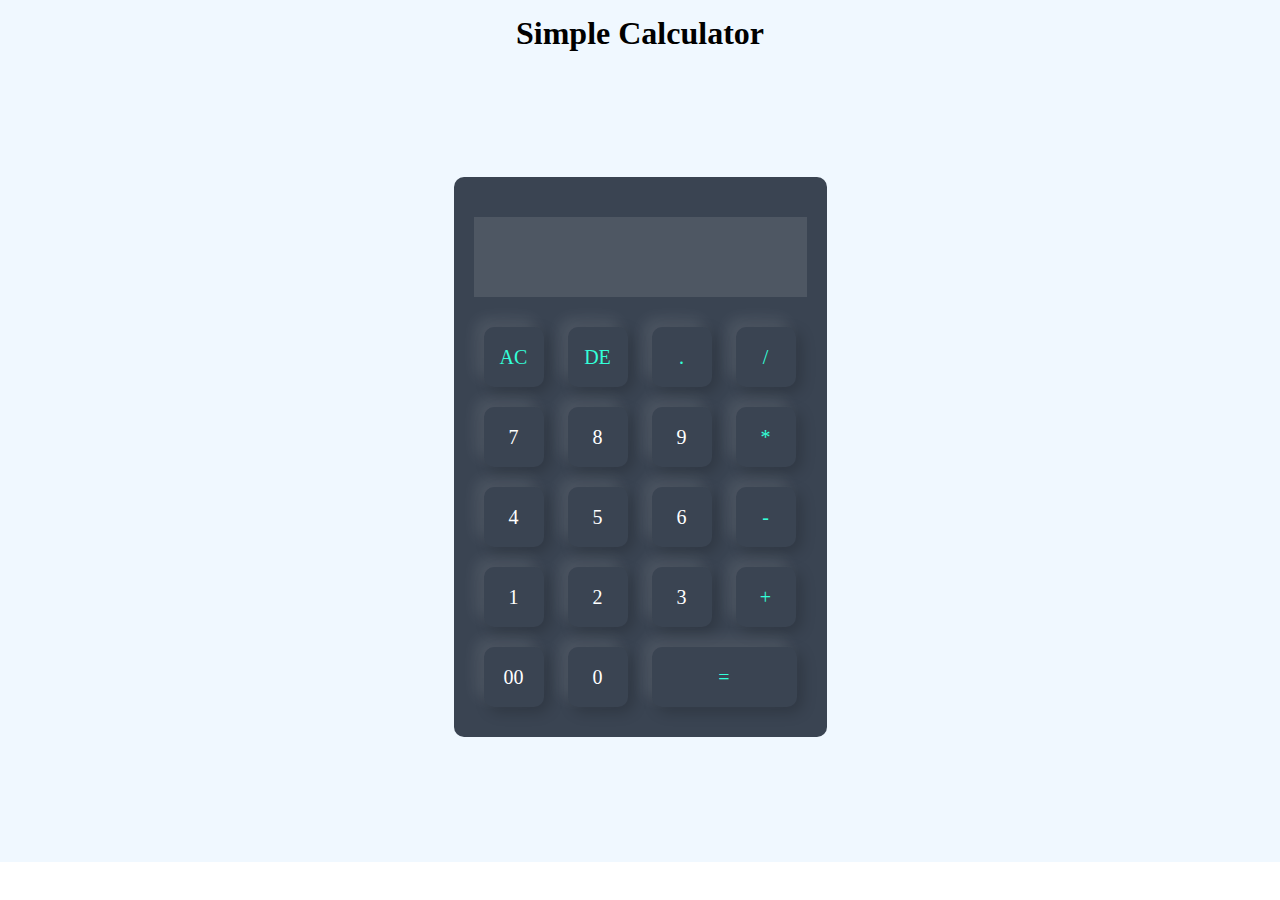
<file: Day-1-Calculator-JavaScript/index.html>
<!DOCTYPE html>
<html lang="en">
<head>
    <meta charset="UTF-8">
    <meta name="viewport" content="width=device-width, initial-scale=1.0">
    <title>Calculator</title>
    <link href="style.css" rel="stylesheet" >
</head>
<body>
    <h1>Simple Calculator</h1>
    <div class="container">
        <div class="calculator">
            <form>
                <div class="display">
                    <input type="text" name="display" readonly >                    
                </div>
                <div>
                    <input type="button" value="AC" onclick="display.value = '' " class="operator">
                    <input type="button" value="DE" onclick="display.value = display.value.toString().slice(0, -1)" class="operator">
                    <input type="button" value="." onclick="display.value += '.' " class="operator">
                    <input type="button" value="/" onclick="display.value += '/' " class="operator">
                </div>
                <div>
                    <input type="button" value="7" onclick="display.value += '7' ">
                    <input type="button" value="8" onclick="display.value += '8' ">
                    <input type="button" value="9" onclick="display.value += '9' ">
                    <input type="button" value="*" onclick="display.value += '*' " class="operator">
                </div>
                <div>
                    <input type="button" value="4" onclick="display.value += '4' ">
                    <input type="button" value="5" onclick="display.value += '5' ">
                    <input type="button" value="6" onclick="display.value += '6' ">
                    <input type="button" value="-" onclick="display.value += '-' " class="operator">
                </div>
                <div>
                    <input type="button" value="1" onclick="display.value += '1' ">
                    <input type="button" value="2" onclick="display.value += '2' ">
                    <input type="button" value="3" onclick="display.value += '3' ">
                    <input type="button" value="+" onclick="display.value += '+' " class="operator">
                </div>
                <div>
                    <input type="button" value="00" onclick="display.value += '00' ">
                    <input type="button" value="0" onclick="display.value += '0' ">
                    <input type="button" value="=" class="equal operator" onclick="display.value = eval(display.value) ">
                </div>
            </form>
        </div>
    </div>
</body>
</html>
</file>
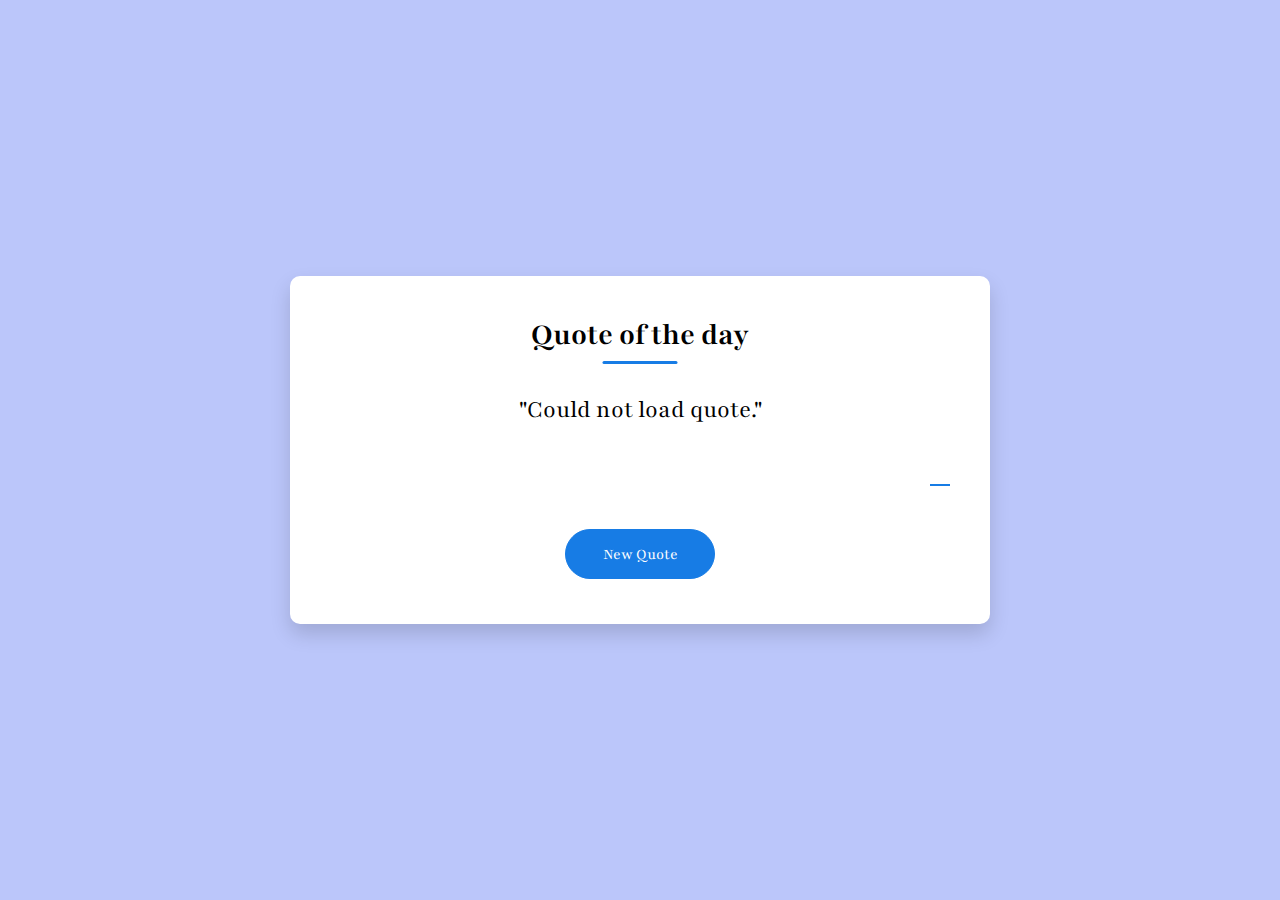
<file: Day-10-QuoteGenerator/index.html>
<!DOCTYPE html>
<html lang="en">
<head>
    <meta charset="UTF-8">
    <meta name="viewport" content="width=device-width, initial-scale=1.0">
    <title>Quote Generator</title>
    <link rel="stylesheet" href="style.css" />
</head>
<body>
    
    <div class="quote-box">
        <h2>Quote of the day</h2>
        <blockquote id="quote"></blockquote>
        <span id="author"></span>
        <div>
            <button id="new-quote">New Quote</button>
        </div>
    </div>
    <script src="script.js"></script>
</body>
</html>
</file>
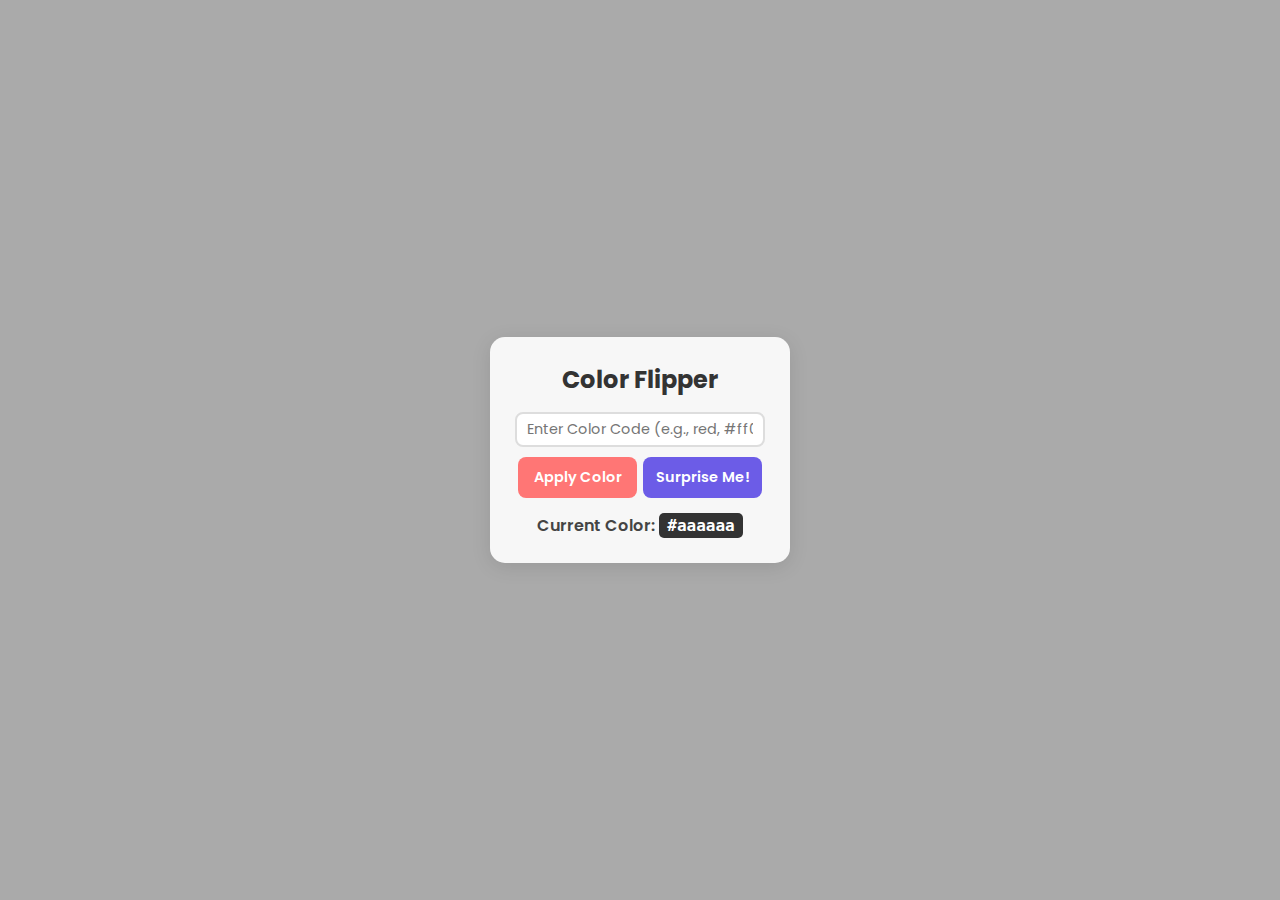
<file: Day-11-ColorFlipper/index.html>
<!DOCTYPE html>
<html lang="en">
<head>
    <meta charset="UTF-8">
    <meta name="viewport" content="width=device-width, initial-scale=1.0">
    <title>Color Flipper</title>
    <link href="https://fonts.googleapis.com/css2?family=Poppins:wght@400;600&display=swap" rel="stylesheet">
    <link rel="stylesheet" href="style.css">
</head>
<body>
    <div class="card">
        <h1>Color Flipper</h1>
        <input type="text" id="color-input" placeholder="Enter Color Code (e.g., red, #ff0000, hsla...)" />
        <div class="btn-container">
            <button class="btn" id="generate-color">Apply Color</button>
            <button class="btn btn-random" id="random-color">Surprise Me!</button>
        </div>
        <p id="color-display">Current Color: <span class="color-badge">#aaaaaa</span></p>
    </div>
    <script src="script.js"></script>
</body>
</html>
</file>
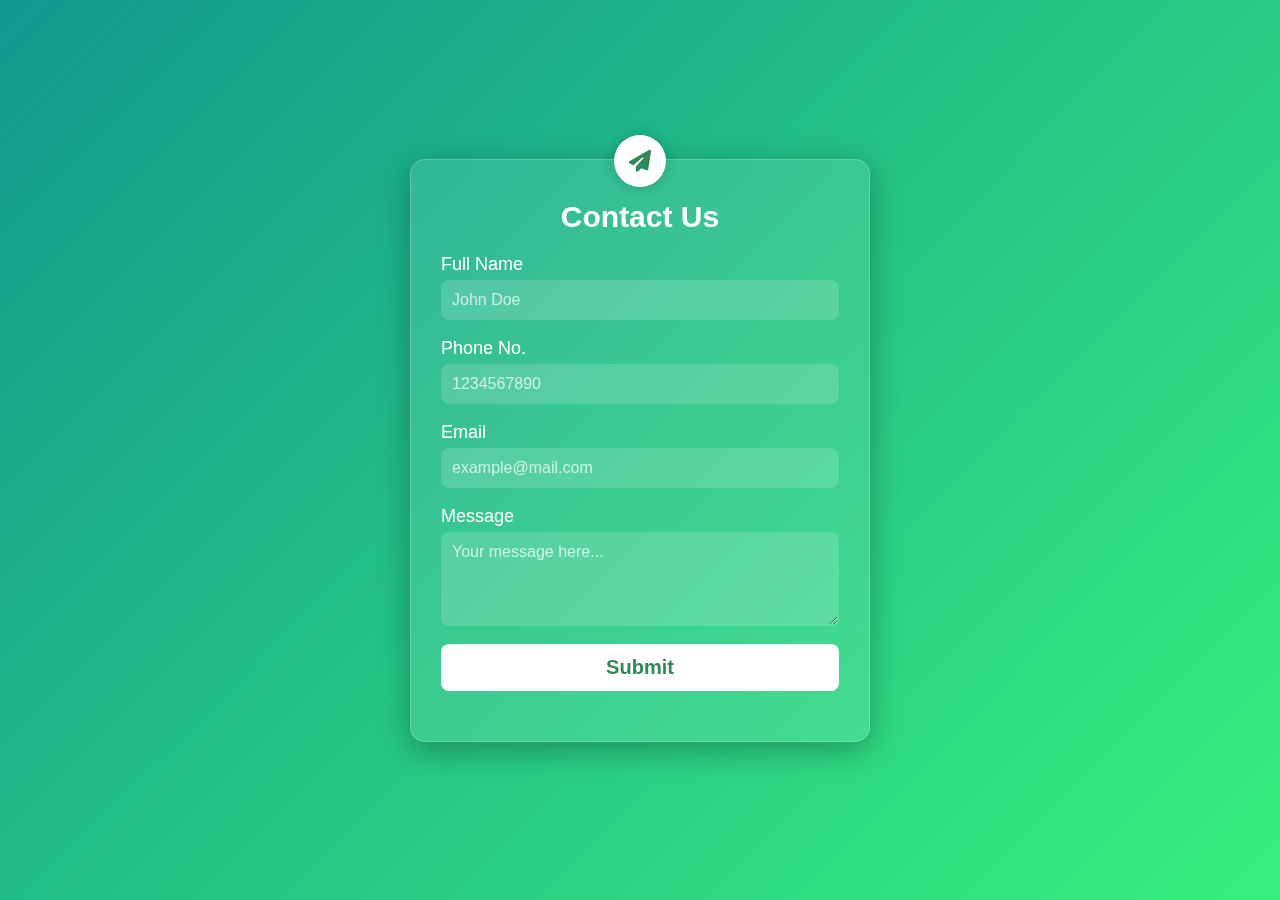
<file: Day-12-FormValidation/index.html>
<!DOCTYPE html>
<html lang="en">
<head>
    <meta charset="UTF-8">
    <meta name="viewport" content="width=device-width, initial-scale=1.0">
    <title>Glassmorphism Form Validation</title>
    <link rel="stylesheet" href="style.css">
    <link rel="stylesheet" href="https://cdnjs.cloudflare.com/ajax/libs/font-awesome/6.5.0/css/all.min.css">
</head>
<body>
<div class="container">
    <form novalidate onsubmit="return validateForm(event)">
        <i class="fas fa-paper-plane"></i>
        <h2>Contact Us</h2>

        <div class="input-group">
            <label>Full Name</label>
            <input type="text" placeholder="John Doe" id="contact-name" onkeyup="validateName()">
            <span id="name-error"></span>
        </div>

        <div class="input-group">
            <label>Phone No.</label>
            <input type="tel" placeholder="1234567890" id="contact-phone" onkeyup="validatePhone()">
            <span id="phone-error"></span>
        </div>

        <div class="input-group">
            <label>Email</label>
            <input type="email" placeholder="example@mail.com" id="contact-email" onkeyup="validateEmail()">
            <span id="email-error"></span>
        </div>

        <div class="input-group">
            <label>Message</label>
            <textarea rows="4" placeholder="Your message here..." id="contact-message" onkeyup="validateMessage()"></textarea>
            <span id="message-error"></span>
        </div>

        <button type="submit">Submit</button>
        <span id="submit-error"></span>
    </form>
</div>

<script src="script.js"></script>
</body>
</html>
</file>
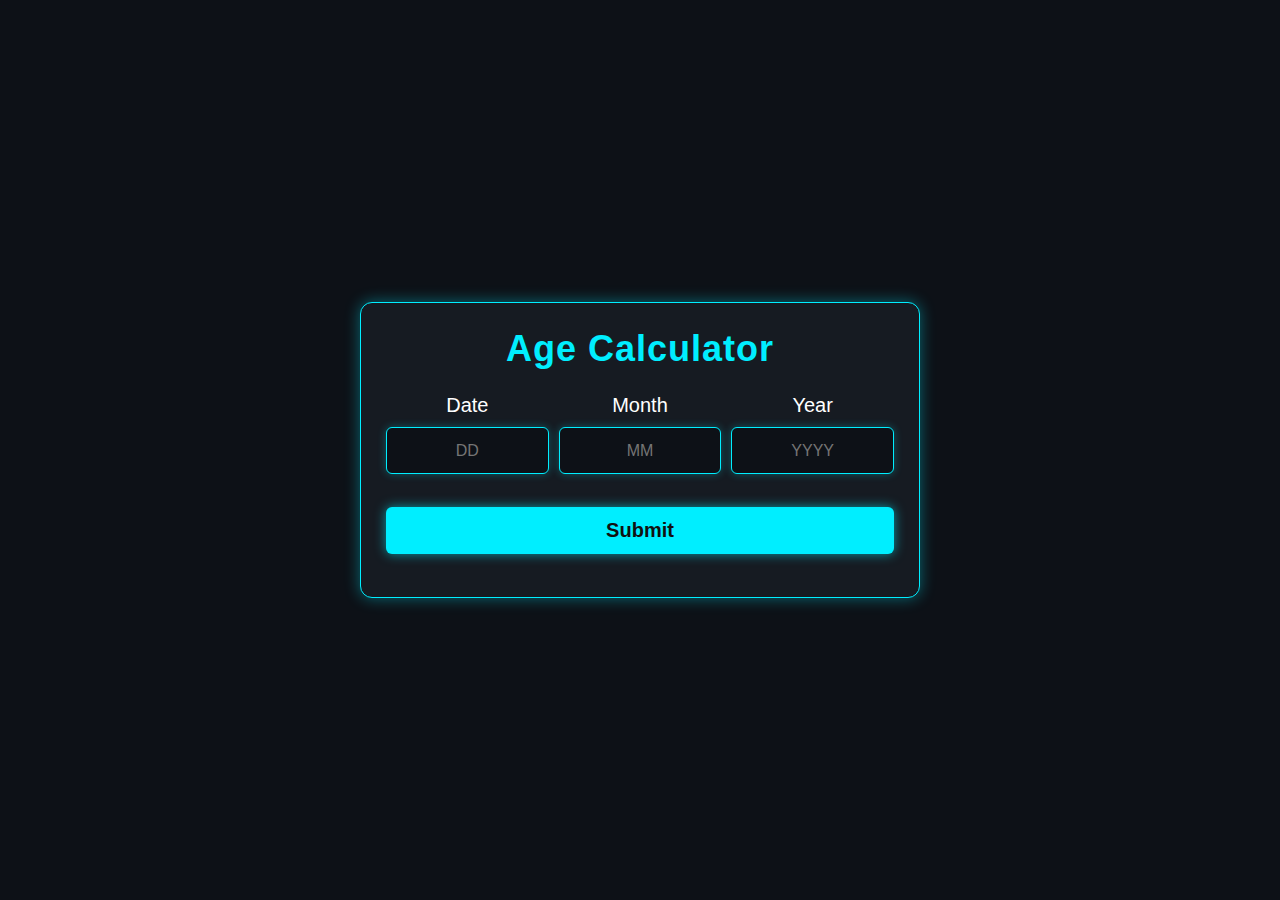
<file: Day-14-AgeCalculator/index.html>
<!DOCTYPE html>
<html lang="en">
<head>
    <meta charset="UTF-8">
    <meta name="viewport" content="width=device-width, initial-scale=1.0">
    <title>Age Calculator</title>
    <link rel="stylesheet" href="style.css">
</head>
<body>
    <div class="container">
        <div class="base">
            <h4>Age Calculator</h4>
        </div>
       <div class="input-row">
            <div class="block">
                <p class="title">Date</p>
                <input type="text" name="date" id="date" placeholder="DD" required minlength="1" maxlength="2">
            </div>
            <div class="block">
                <p class="title">Month</p>
                <input type="text" name="month" id="month" placeholder="MM" required minlength="1" maxlength="2">
            </div>
            <div class="block">
                <p class="title">Year</p>
                <input type="text" name="year" id="year" placeholder="YYYY" required minlength="4" maxlength="4">
            </div>
        </div>
        <div class="submit">
           <input type="button" name="submit" value="Submit" onclick="age()" > 
        </div>
        <div id="age">
            
        </div>
    </div>
    <script src="script.js"></script>
</body>
</html>
</file>
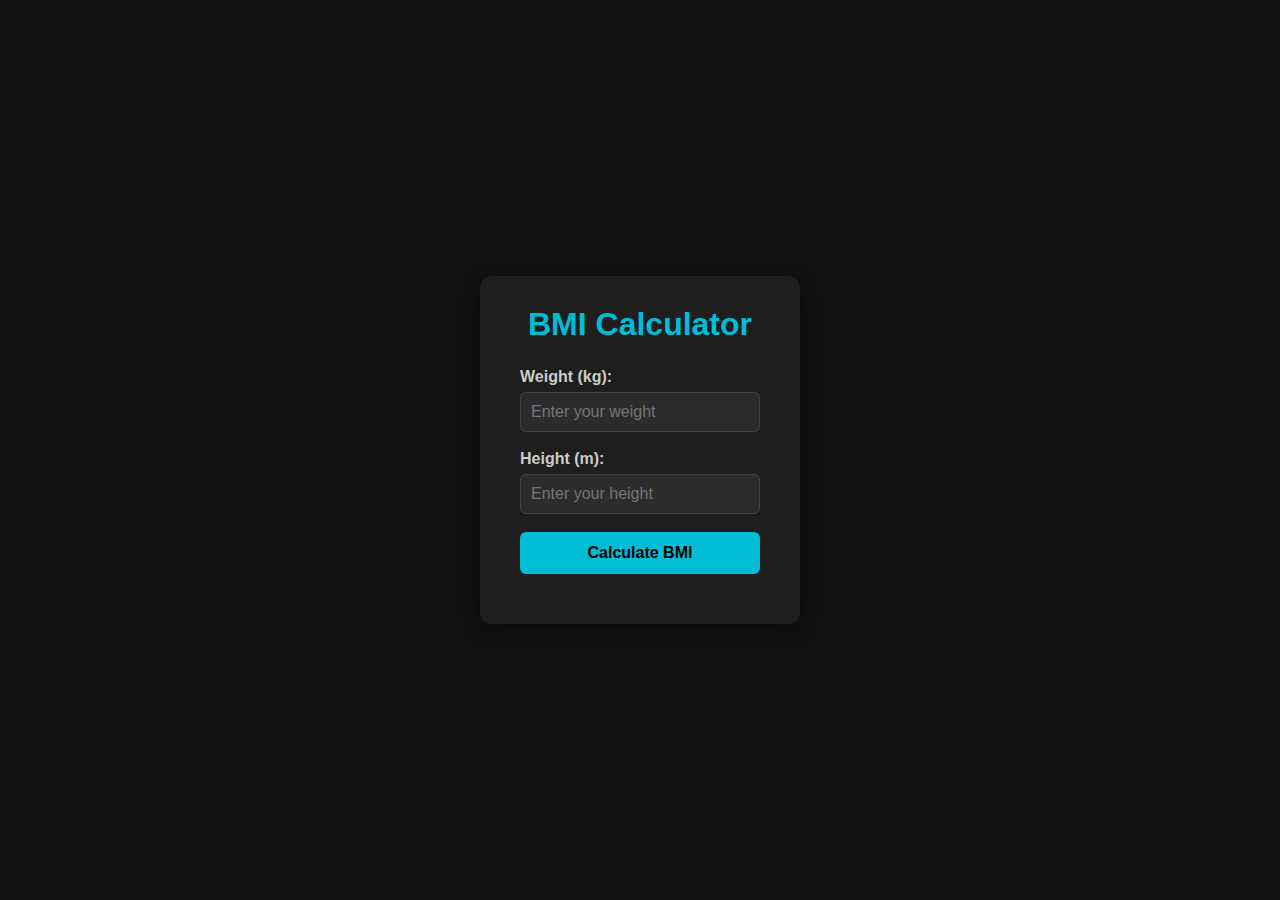
<file: Day-2-BMI-Calculator/index.html>
<!DOCTYPE html>
<html lang="en">
<head>
  <meta charset="UTF-8" />
  <meta name="viewport" content="width=device-width, initial-scale=1.0"/>
  <title>BMI Calculator</title>
  <link rel="stylesheet" href="style.css" />
</head>
<body>
  <div class="container">
    <h1>BMI Calculator</h1>
    <div class="input-group">
      <label for="weight">Weight (kg):</label>
      <input type="number" id="weight" placeholder="Enter your weight" />
    </div>
    <div class="input-group">
      <label for="height">Height (m):</label>
      <input type="number" id="height" placeholder="Enter your height" />
    </div>
    <button onclick="calculateBMI()">Calculate BMI</button>
    <div id="result" class="hidden"></div>
  </div>

  <script src="script.js"></script>
</body>
</html>
</file>
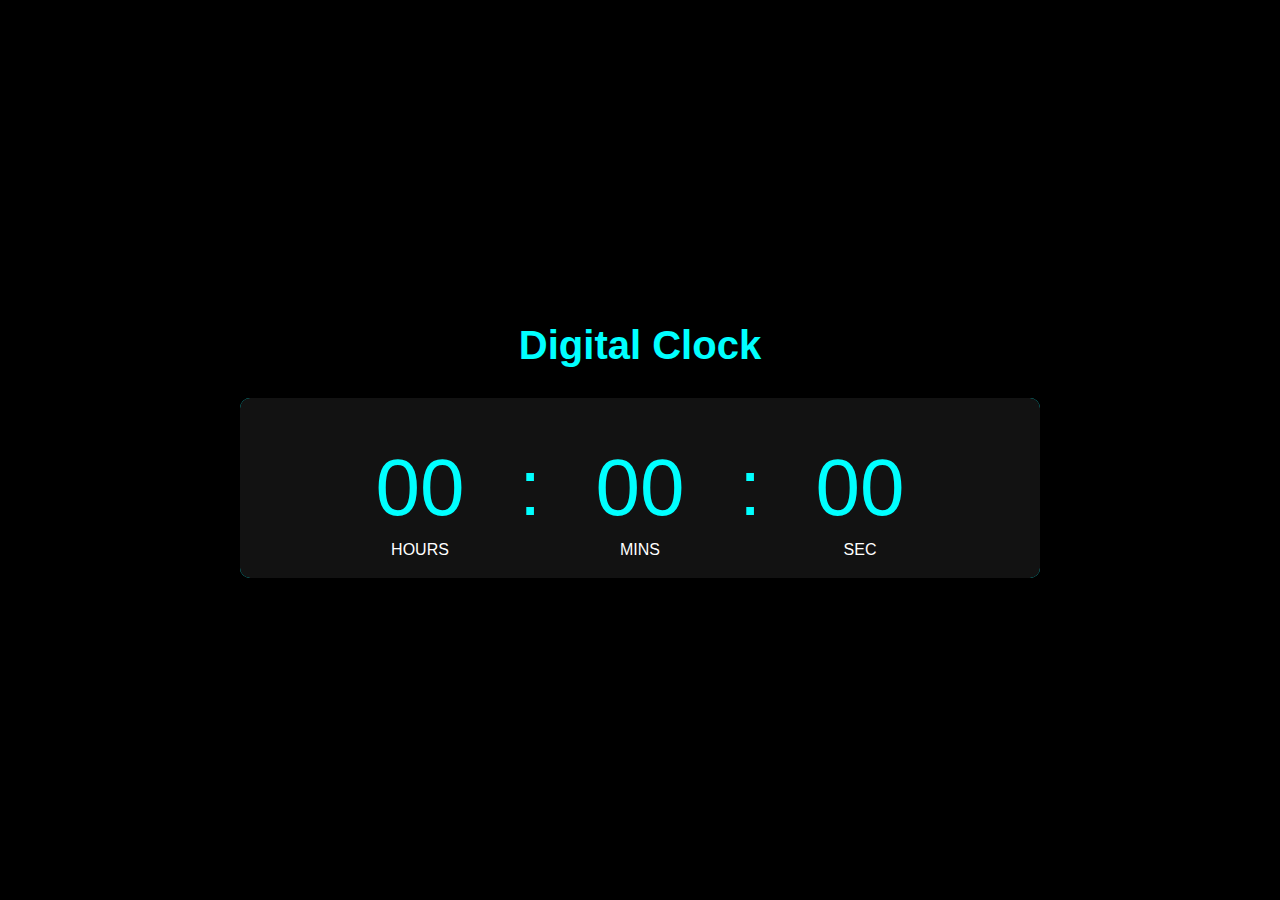
<file: Day-3-Digital-Clock/index.html>
<!DOCTYPE html>
<html lang="en">
<head>
    <meta charset="UTF-8">
    <meta name="viewport" content="width=device-width, initial-scale=1.0">
    <title>Digital Clock</title>
    <link href="style.css" rel="stylesheet" />
</head>
<body>
    <div class="hero">
        <h1>Digital Clock</h1>
        <div class="container">
            <div class="clock">
                <span id="hrs">00</span>
                <span>:</span>
                <span id="min">00</span>
                <span>:</span>
                <span id="sec">00</span>
            </div>
        </div>
        
    </div>
    <script src="script.js" ></script>
</body>
</html>
</file>
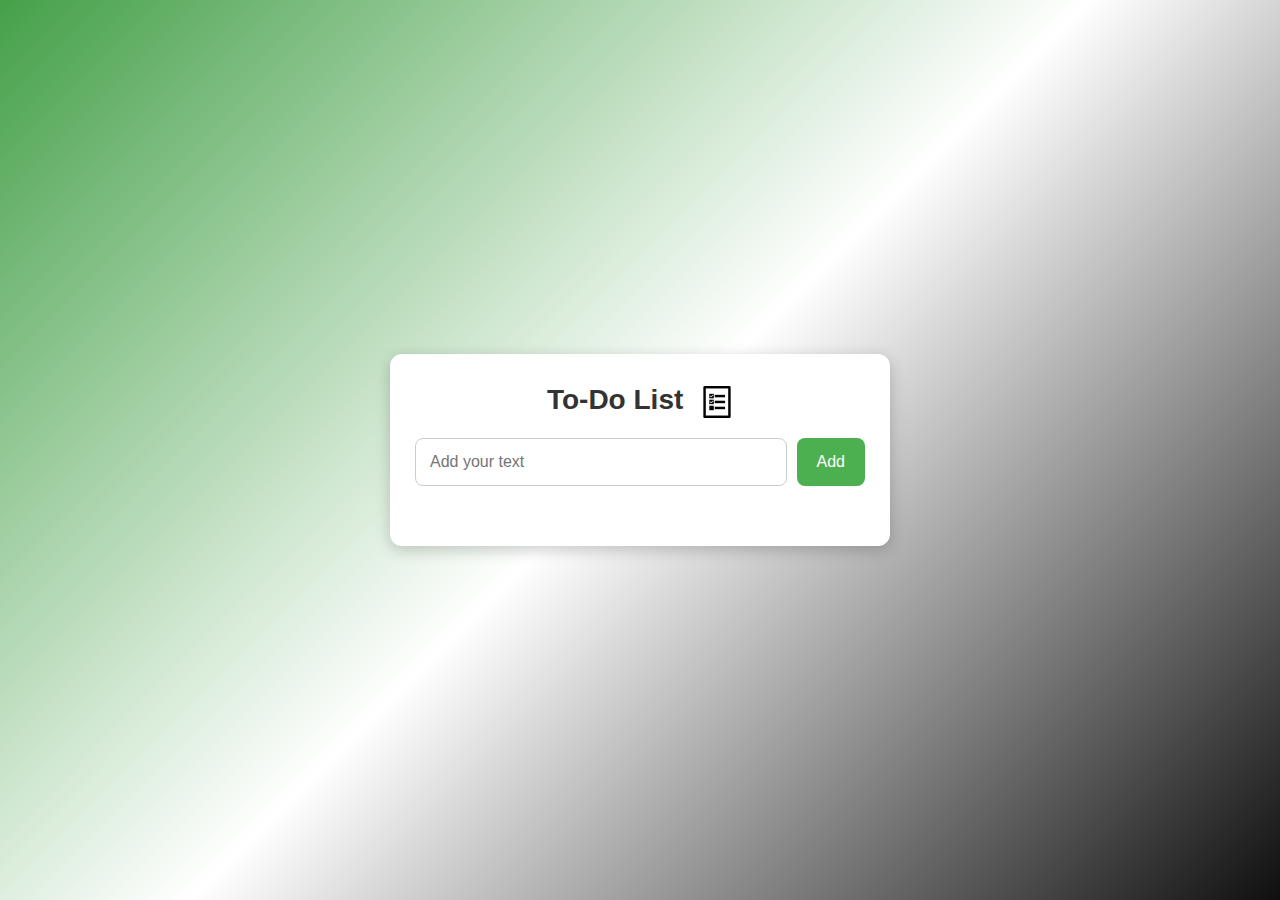
<file: Day-4-To-Do-List/Index.html>
<!DOCTYPE html>
<html lang="en">
<head>
    <meta charset="UTF-8">
    <meta name="viewport" content="width=device-width, initial-scale=1.0">
    <title>To Do List App</title>
    <link href="style.css" rel="stylesheet" />
</head>
<body>
    <div class="container">
        <div class="todo-app">
            <h2>To-Do List <img src="to do icon.png" />
            </h2>
            <div class="row">
                <input type="text" id="input-box" placeholder="Add your text" />
                <button onclick="addTask()">Add</button>
            </div>
            <ul id="list-container">
            </ul>
        </div>
    </div>
    <script src="script.js"></script>
</body>
</html>
</file>
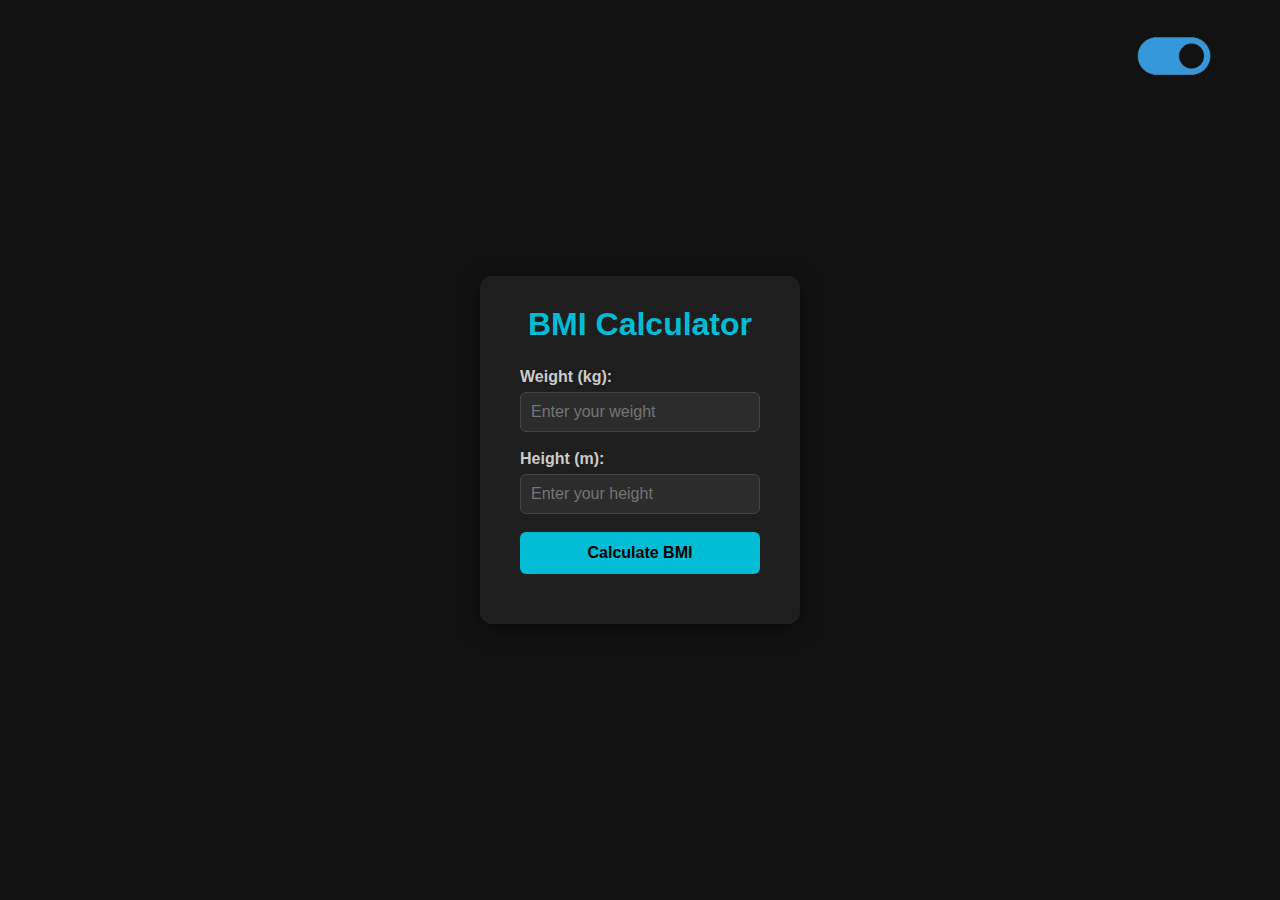
<file: Day-5-Toggle-mood/index.html>
<!DOCTYPE html>
<html lang="en">
<head>
  <meta charset="UTF-8" />
  <meta name="viewport" content="width=device-width, initial-scale=1.0"/>
  <title>BMI Calculator</title>
  <link rel="stylesheet" href="style.css" />
</head>
<body>
  <div class="toggle">
    <img src="toggle-img.png"  id="icon-on"/>
    </div>
  <div class="container">
  
    <h1>BMI Calculator</h1>
    <div class="input-group">
      <label for="weight">Weight (kg):</label>
      <input type="number" id="weight" placeholder="Enter your weight" />
    </div>
    <div class="input-group">
      <label for="height">Height (m):</label>
      <input type="number" id="height" placeholder="Enter your height" />
    </div>
    <button onclick="calculateBMI()" >Calculate BMI</button>
    <div id="result" class="hidden"></div>
  </div>

  <script src="script.js"></script>
</body>
</html>
</file>
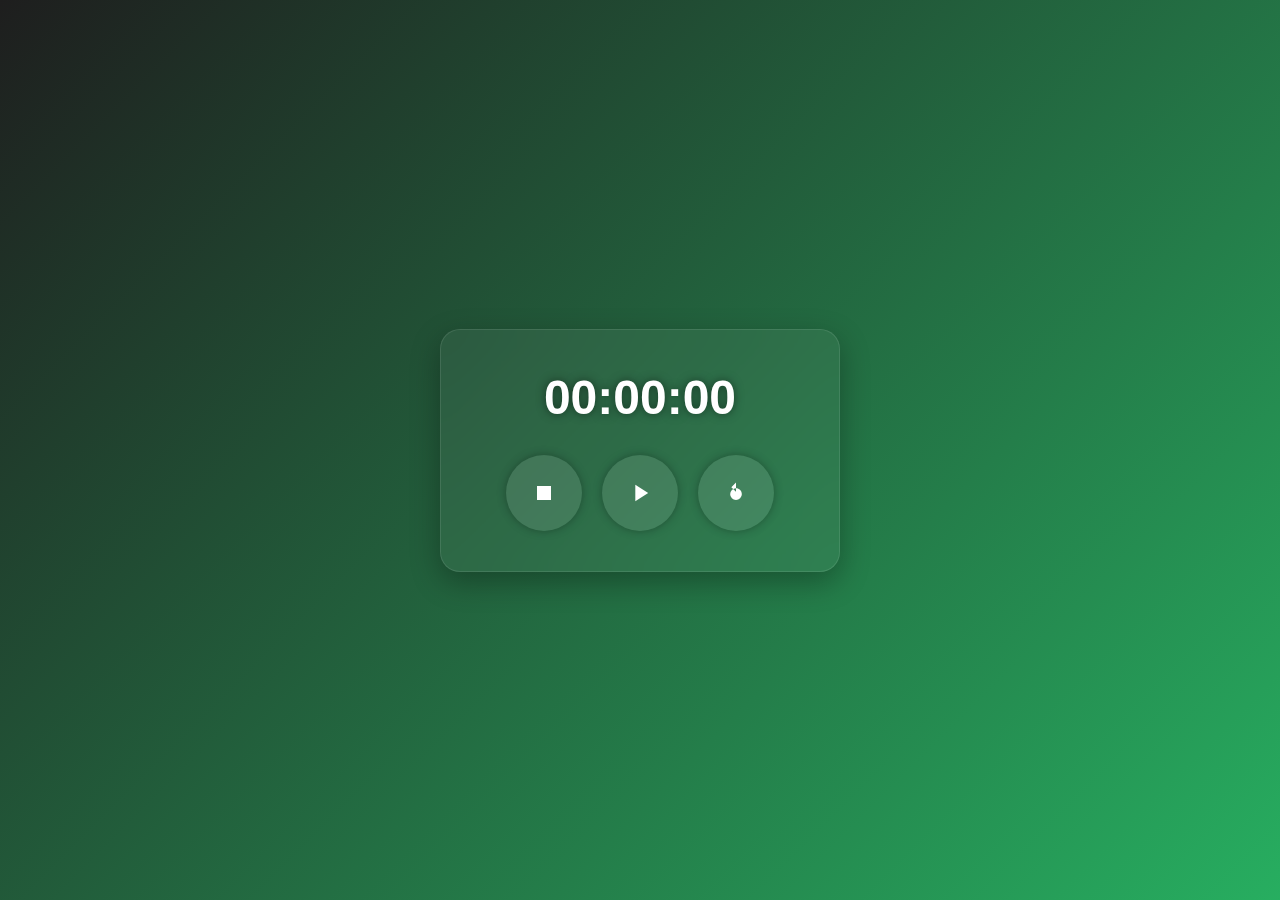
<file: Day-6-StopWatch/index.html>
<!DOCTYPE html>
<html lang="en">
<head>
  <meta charset="UTF-8" />
  <meta name="viewport" content="width=device-width, initial-scale=1.0"/>
  <title>Stopwatch</title>
  <link href="style.css" rel="stylesheet" />
</head>
<body>
  <div class="stopwatch">
    <h1 id="display">00:00:00</h1>
    <div class="buttons">
  <button id="stopBtn" class="icon-btn" title="Stop">
    <svg fill="#fff" height="28" viewBox="0 0 24 24" width="28">
      <rect x="6" y="6" width="12" height="12" />
    </svg>
  </button>

  <button id="startBtn" class="icon-btn" title="Start">
    <svg fill="#fff" height="28" viewBox="0 0 24 24" width="28">
      <polygon points="8,5 19,12 8,19" />
    </svg>
  </button>

  <button id="resetBtn" class="icon-btn" title="Reset">
    <svg fill="#fff" height="28" viewBox="0 0 24 24" width="28">
      <path d="M12 6V3L8 7l4 4V8c2.76 0 5 2.24 5 5a5 5 0 1 1-5-5z"/>
    </svg>
  </button>
</div>

  </div>
  <script src="script.js"></script>
</body>
</html>
</file>
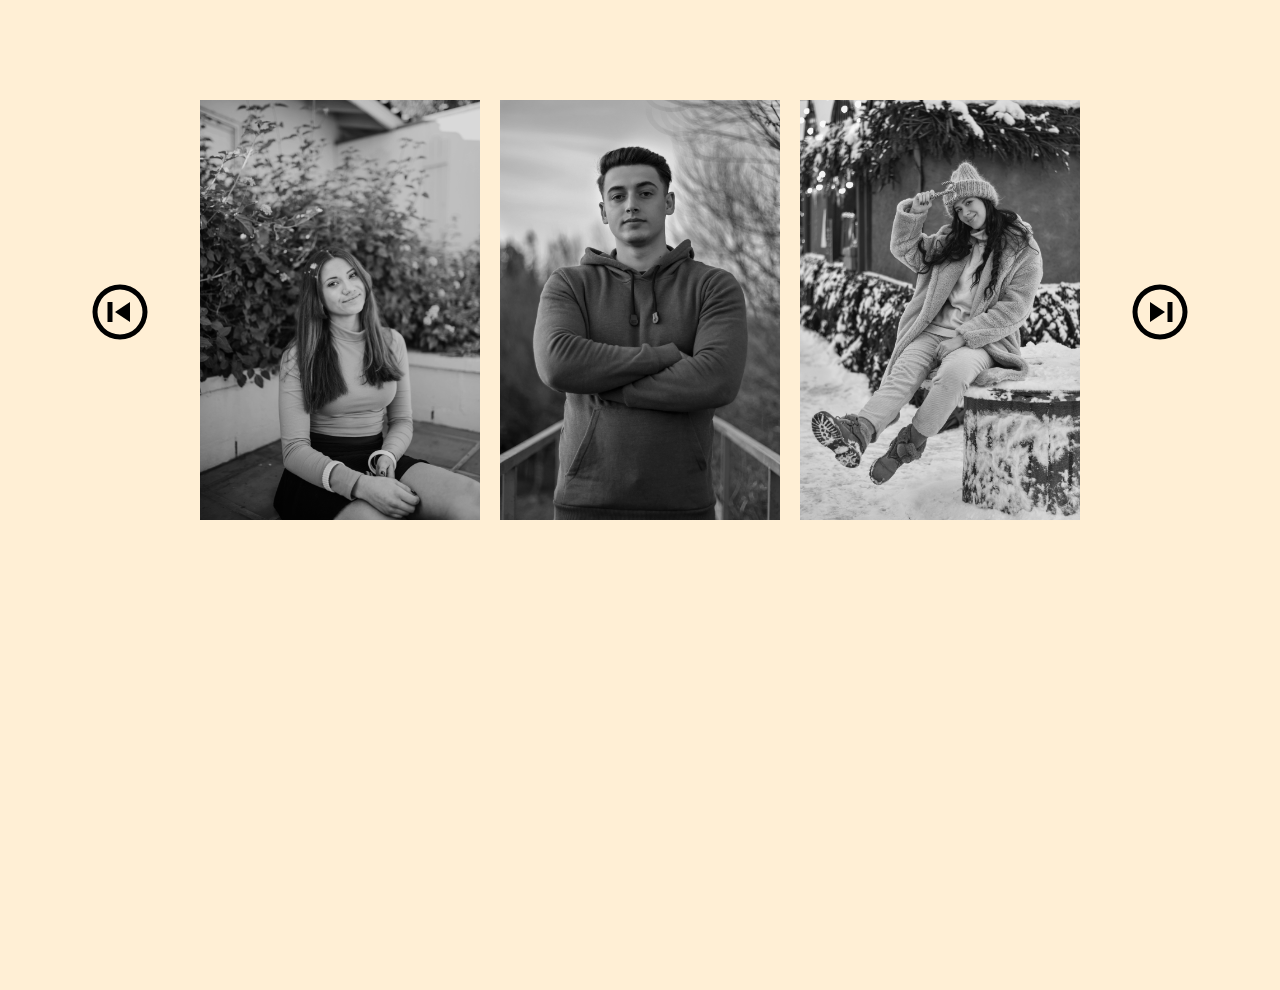
<file: Day-7-Image Slider/index.html>
<!DOCTYPE html>
<html lang="en">
<head>
    <meta charset="UTF-8">
    <meta name="viewport" content="width=device-width, initial-scale=1.0">
    <title>Image Slider</title>
    <link rel="stylesheet" href="style.css">
</head>
<body>
    <div class="gallery-wrap">
        <img src="previous.svg" id="previousBtn" />
        <div class="gallery">
        <div>
            <span><img src="img1.jpg" /></span>
            <span><img src="img2.jpg"/></span>
            <span><img src="img3.jpg"/></span>
        </div>
        <div>
            <span><img src="img4.jpg"/></span>
            <span><img src="img5.jpg"/></span>
            <span><img src="img6.jpg"/></span>
        </div>
        </div>
        <img src="next.svg" id="nextBtn" />
    </div>
    <script src="script.js"></script>
    </div>
</body>
</html>
</file>
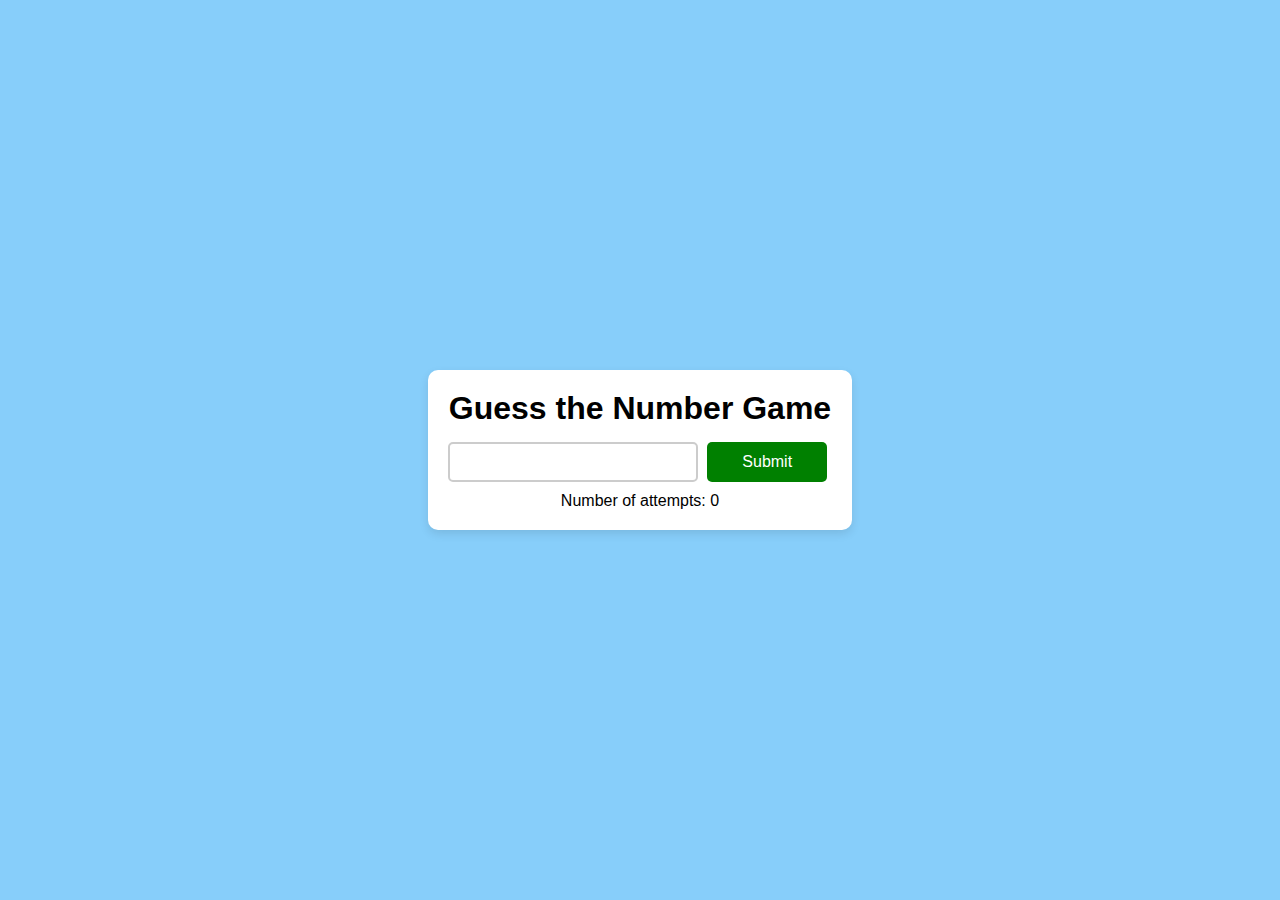
<file: Day-8-GuessTheNumberGame/index.html>
<!DOCTYPE html>
<html lang="en">
<head>
    <meta charset="UTF-8">
    <meta name="viewport" content="width=device-width, initial-scale=1.0">
    <title>Guess the Number Game</title>
    <link rel="stylesheet" href="style.css">
</head>
<body>
    <div class="game">
    <h1>Guess the Number Game</h1>
    <p id="message"></p>
    <input type="number" id="guessInput" />
    <button id="submitBtn">Submit</button>
    <p id="attempts">Number of attempts: 0</p>
    <button id="playAgainBtn" style="display:none;">Play Again</button>
</div>
    <script src="script.js"></script>
</body>
</html>
</file>
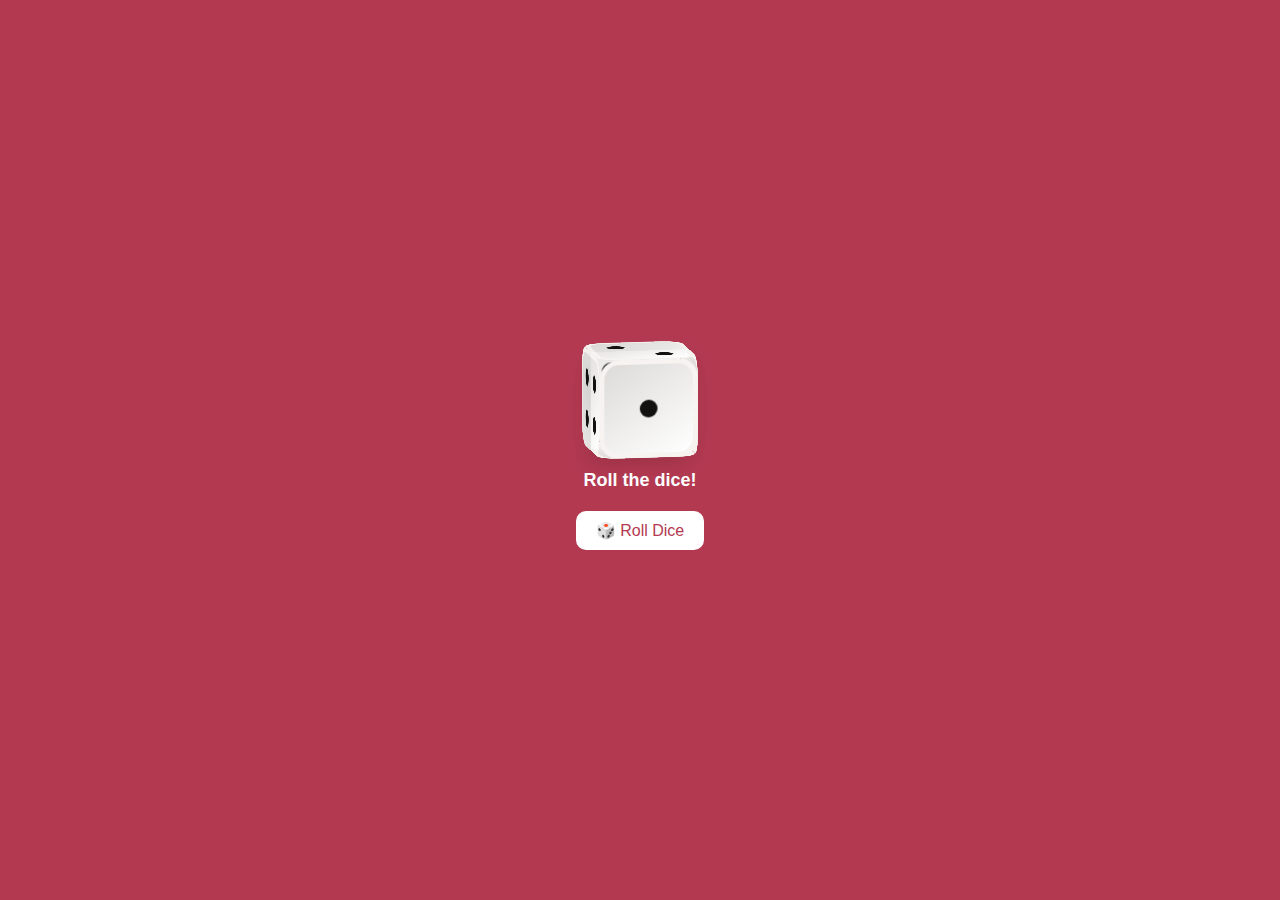
<file: Day-9-Dice-Roller/index.html>
<!DOCTYPE html>
<html lang="en">
<head>
    <meta charset="UTF-8">
    <meta name="viewport" content="width=device-width, initial-scale=1.0">
    <title>Dice Roller</title>
    <link rel="stylesheet" href="style.css">
</head>
<body>
    <div class="container">
        <div class="dice" id="dice">
            <div class="face front" data-value="1"></div>
            <div class="face back" data-value="6"></div>
            <div class="face top" data-value="2"></div>
            <div class="face bottom" data-value="5"></div>
            <div class="face right" data-value="3"></div>
            <div class="face left" data-value="4"></div>
        </div>
        <p id="result">Roll the dice!</p>
        <button id="rollBtn">🎲 Roll Dice</button>
    </div>
    <script src="script.js"></script>
</body>
</html>
</file>
<file: Day-1-Calculator-JavaScript/style.css>
*{
    padding: 0;
    margin: 0;
    box-sizing: border-box;
    font-family: 'Poppins', 'sans-serif';
}

h1{
    background-color: aliceblue;
    text-align: center;
    padding-top: 15px;
    
}

.container{
    background-color:aliceblue;
    height: 90vh;
    width: 100%;
    display: flex;
    justify-content: center;
    align-items: center;
    
}

 .calculator{
    background-color: #3a4452;
    padding: 20px;
    border-radius: 10px;
}

.calculator form input{
    border: 0;
    outline: 0;
    width: 60px;
    height: 60px;
    border-radius: 10px;
    box-shadow: -8px -8px 15px rgba(255, 255, 255, 0.1), 5px 5px 15px rgba(0, 0, 0, 0.2);
    background: transparent;
    font-size: 20px;
    color: white;
    cursor: pointer;
    margin: 10px;
}

form .display{
    display: flex;
    justify-content: flex-end;
    margin: 20px  0;
    background-color: rgba(255,255,255,0.1);
}

form .display input{
    text-align: right;
    flex: 1;
    font-size: 45px;
    box-shadow: none;
}

form input.equal{
    width: 145px;
}

form input.operator{
    color: #33ffd8;
}

.calculator form input:hover {
  background-color: rgba(255,255,255,0.1);
  transform: scale(1.05);
}
</file>
<file: Day-10-QuoteGenerator/style.css>
@import url('https://fonts.googleapis.com/css2?family=Playfair:ital,opsz,wght@0,5..1200,300..900;1,5..1200,300..900&display=swap');

* {
  margin: 0;
  padding: 0;
  box-sizing: border-box;
  font-family: "Playfair", serif;
}

body {
  background: #bbc6fa;
}

.quote-box {
  background: #fff;
  width: 90%;
  max-width: 700px;
  position: absolute;
  top: 50%;
  left: 50%;
  transform: translate(-50%, -50%);
  padding: 40px 30px;
  border-radius: 10px;
  text-align: center;
  box-shadow: 0 10px 20px 0 rgba(0, 0, 0, 0.15);
}

.quote-box h2 {
  font-size: 2rem; /* responsive font size */
  margin-bottom: 40px;
  position: relative;
}

.quote-box h2::after {
  content: '';
  width: 75px;
  height: 3px;
  border-radius: 3px;
  background: rgb(23, 124, 229);
  position: absolute;
  bottom: -10px;
  left: 50%;
  transform: translateX(-50%);
}

.quote-box blockquote {
  font-size: 1.6rem;
  min-height: 80px;
}

.quote-box blockquote::before,
.quote-box blockquote::after {
  content: '"';
}

.quote-box span {
  display: block;
  margin-top: 10px;
  float: right;
  position: relative;
  font-size: 1.4rem;
}

.quote-box span::before {
  content: '';
  width: 20px;
  height: 2px;
  background: rgb(23, 124, 229);
  position: absolute;
  top: 50%;
  left: -30px;
}

.quote-box div {
  width: 100%;
  margin-top: 50px;
  display: flex;
  justify-content: center;
  flex-wrap: wrap; /* wrap buttons on small screens */
}

.quote-box button {
  background: rgb(23, 124, 229);
  color: #fff;
  border-radius: 25px;
  border: 1px solid rgb(23, 124, 229);
  width: 150px;
  height: 50px;
  display: flex;
  align-items: center;
  justify-content: center;
  margin: 5px;
  cursor: pointer;
  font-size: 1rem;
  transition: background 0.3s ease;
}

.quote-box button:hover {
  background: rgb(15, 85, 155);
}

/* Responsive adjustments */
@media (max-width: 768px) {
  .quote-box {
    padding: 30px 20px;
  }

  .quote-box h2 {
    font-size: 1.8rem;
    margin-bottom: 30px;
  }

  .quote-box blockquote {
    font-size: 1.4rem;
  }

  .quote-box span {
    font-size: 1.2rem;
  }

  .quote-box button {
    width: 120px;
    height: 45px;
    font-size: 0.9rem;
  }
}

@media (max-width: 480px) {
  .quote-box {
    position: static;
    transform: none;
    margin: 20px auto;
    width: 95%;
    padding: 20px 15px;
  }

  .quote-box h2 {
    font-size: 1.5rem;
    margin-bottom: 20px;
  }

  .quote-box blockquote {
    font-size: 1.2rem;
  }

  .quote-box span {
    font-size: 1rem;
  }

  .quote-box div {
    flex-direction: column;
  }

  .quote-box button {
    width: 100%;
    max-width: 250px;
    margin: 8px auto;
    font-size: 1rem;
  }
}
</file>
<file: Day-11-ColorFlipper/style.css>
* {
    margin: 0;
    padding: 0;
    box-sizing: border-box;
    font-family: 'Poppins', sans-serif;
}

body {
    background-color: #aaaaaa;
    height: 100vh;
    display: flex;
    align-items: center;
    justify-content: center;
    transition: background-color 0.6s ease;
}

/* Card Layout */
.card {
    background: rgba(255, 255, 255, 0.9);
    padding: 25px;
    border-radius: 15px;
    box-shadow: 0 4px 20px rgba(0,0,0,0.1);
    text-align: center;
    width: 300px;
}

h1 {
    font-size: 1.5rem;
    margin-bottom: 15px;
    color: #333;
}

/* Input */
input {
    border: 2px solid #ddd;
    height: 35px;
    width: 100%;
    margin-bottom: 10px;
    font-size: 0.9rem;
    padding: 0 10px;
    border-radius: 8px;
    outline: none;
    transition: border-color 0.3s;
}

input:focus {
    border-color: #ff7675;
}

/* Buttons */
.btn-container {
    display: flex;
    justify-content: space-between;
    margin-bottom: 15px;
}

.btn {
    cursor: pointer;
    border: none;
    padding: 10px 10px;
    border-radius: 8px;
    font-weight: 600;
    font-size: 0.9rem;
    flex: 1;
    margin: 0 3px;
    transition: all 0.3s ease;
}

.btn:hover {
    transform: translateY(-2px);
    box-shadow: 0 3px 8px rgba(0,0,0,0.2);
}

.btn {
    background-color: #ff7675;
    color: white;
}

.btn-random {
    background-color: #6c5ce7;
}

.btn-random:hover {
    background-color: #5a4ed0;
}

/* Color Display */
#color-display {
    font-weight: 600;
    font-size: 1rem;
    color: #444;
}

.color-badge {
    background: #333;
    color: white;
    padding: 3px 8px;
    border-radius: 5px;
    font-family: monospace;
    cursor: pointer;
    transition: background 0.3s;
}

.color-badge:hover {
    background: #555;
}
</file>
<file: Day-12-FormValidation/style.css>
* {
    margin: 0;
    padding: 0;
    box-sizing: border-box;
    font-family: 'Poppins', sans-serif;
}

body {
    height: 100vh;
    background: linear-gradient(135deg, #11998e, #38ef7d);
    display: flex;
    align-items: center;
    justify-content: center;
}

.container {
    width: 100%;
    max-width: 500px;
    padding: 20px;
}

form {
    background: rgba(255, 255, 255, 0.1);
    border-radius: 15px;
    padding: 40px 30px;
    box-shadow: 0 8px 32px rgba(0, 0, 0, 0.3);
    backdrop-filter: blur(10px);
    border: 1px solid rgba(255, 255, 255, 0.2);
    position: relative;
    animation: fadeIn 0.8s ease-in-out;
}

h2 {
    text-align: center;
    color: white;
    font-weight: bold;
    font-size: 30px;
    margin-bottom: 20px;
}

.fa-paper-plane {
    position: absolute;
    top: -25px;
    left: 50%;
    transform: translateX(-50%);
    background: white;
    color: seagreen;
    padding: 15px;
    border-radius: 50%;
    font-size: 22px;
    box-shadow: 0 0 15px rgba(0,0,0,0.2);
}

.input-group {
    display: flex;
    flex-direction: column;
    margin-bottom: 18px;
    position: relative;
}

.input-group label {
    color: white;
    margin-bottom: 5px;
    font-size: 18px;
}

.input-group input,
.input-group textarea {
    padding: 10px;
    border-radius: 8px;
    border: none;
    outline: none;
    background: rgba(255, 255, 255, 0.15);
    color: white;
    font-size: 16px;
    border: 1px solid transparent;
    transition: border 0.3s ease;
}

.input-group input:focus,
.input-group textarea:focus {
    border: 1px solid #fff;
}

::placeholder {
    color: rgba(255, 255, 255, 0.7);
}

.input-group span {
    font-size: 12px;
    color: #ff6b6b;
    position: absolute;
    bottom: -18px;
    right: 5px;
    transition: 0.3s;
}

.input-group span i {
    color: #00ff99;
}

button {
    width: 100%;
    padding: 12px;
    border-radius: 8px;
    border: none;
    background: white;
    color: seagreen;
    font-size: 20px;
    cursor: pointer;
    font-weight: bold;
    transition: transform 0.2s ease;
}

button:hover {
    transform: translateY(-2px);
}

#submit-error {
    color: #ff6b6b;
    display: block;
    text-align: center;
    margin-top: 10px;
}

@keyframes fadeIn {
    from { opacity: 0; transform: translateY(20px); }
    to { opacity: 1; transform: translateY(0); }
}
</file>
<file: Day-14-AgeCalculator/style.css>
* {
    margin: 0;
    padding: 0;
    box-sizing: border-box;
}

body {
    font-family: "Poppins", sans-serif;
    background: #0d1117;
    height: 100vh;
    display: flex;
    align-items: center;
    justify-content: center;
    padding: 10px;
}

.container {
    width: 560px;
    max-width: 95%;   
    height: auto;     
    padding: 25px;
    border-radius: 12px;
    background: #161b22;
    border: 1px solid #0ef;
    box-shadow: 0 0 15px rgba(0, 238, 255, 0.4);
    text-align: center;
}

.base h4 {
    font-size: 36px;
    color: #0ef;
    margin-bottom: 24px;
    font-weight: 600;
    letter-spacing: 1px;
}

/* Inputs row */
.input-row {
    display: flex;
    gap: 10px;
    justify-content: space-between;
}

.block {
    flex: 1;
    text-align: center;
}

.title {
    font-size: 20px;
    color: #fff;
    margin-bottom: 10px;
}

input[type=text] {
    width: 100%;
    padding: 10px;
    height: 65%;
    border: 1px solid #0ef;
    background: #0d1117;
    border-radius: 6px;
    color: #fff;
    font-size: 16px;
    outline: none;
    text-align: center;
    transition: 0.3s;
    box-shadow: 0 0 8px rgba(0, 238, 255, 0.3);
}

input[type=text]:focus {
    box-shadow: 0 0 12px rgba(0, 238, 255, 0.7);
    border-color: #0ef;
}

input[type=button] {
    width: 100%;
    margin-top: 40px;
    padding: 12px;
    font-size: 20px;
    cursor: pointer;
    background: #0ef;
    color: #111;
    font-weight: bold;
    border: none;
    border-radius: 6px;
    transition: 0.3s;
    box-shadow: 0 0 12px rgba(0, 238, 255, 0.6);
}

input[type=button]:hover {
    background: #05cfd6;
    color: #fff;
    box-shadow: 0 0 18px rgba(0, 238, 255, 0.9);
}

#age {
    margin-top: 18px;
    font-size: 16px;
    color: #fff;
}

#age.error {
    color: #ff4d4d;
    font-weight: 500;
}

@media (max-width: 650px) {
    .container {
        width: 95%;      
        padding: 15px;
    }

    .base h4 {
        font-size: 24px;
        margin-bottom: 16px;
    }

    .input-row {
        flex-direction: column;
        gap: 12px;
    }

    .block {
        width: 100%;
        text-align: left;
    }

    .title {
        font-size: 14px;
        margin-bottom: 5px;
    }

    input[type=text] {
        font-size: 14px;
        padding: 8px;
        height: auto;
    }

    input[type=button] {
        margin-top: 15px;
        font-size: 15px;
        padding: 10px;
    }

    #age {
        font-size: 14px;
    }
}
</file>
<file: Day-2-BMI-Calculator/style.css>
* {
  box-sizing: border-box;
  padding: 0;
  margin: 0;
  font-family: 'Segoe UI', sans-serif;
}

body {
  background-color: #121212;
  color: #f0f0f0;
  display: flex;
  justify-content: center;
  align-items: center;
  height: 100vh;
}

.container {
  background-color: #1e1e1e;
  padding: 30px 40px;
  border-radius: 12px;
  box-shadow: 0 5px 20px rgba(0, 0, 0, 0.5);
  width: 320px;
  text-align: center;
}

h1 {
  margin-bottom: 25px;
  color: #00bcd4;
}

.input-group {
  margin-bottom: 18px;
  text-align: left;
}

label {
  display: block;
  margin-bottom: 6px;
  font-weight: 600;
  color: #ccc;
}

input {
  width: 100%;
  padding: 10px;
  border: 1px solid #444;
  border-radius: 6px;
  font-size: 1rem;
  background-color: #2c2c2c;
  color: #fff;
}

button {
  width: 100%;
  padding: 12px;
  background-color: #00bcd4;
  color: #000;
  border: none;
  border-radius: 6px;
  font-size: 1rem;
  font-weight: 600;
  cursor: pointer;
  transition: background-color 0.3s;
}

button:hover {
  background-color: #0097a7;
}

#result {
  margin-top: 20px;
  font-size: 1.2rem;
  font-weight: bold;
  color: #ffea00;
  opacity: 0;
  transform: translateY(20px);
  transition: opacity 0.5s ease, transform 0.5s ease;
}

#result.show {
  opacity: 1;
  transform: translateY(0);
}
</file>
<file: Day-3-Digital-Clock/style.css>
* {
    margin: 0;
    padding: 0;
    font-family: 'Poppins', sans-serif;
    box-sizing: border-box;
}

.hero {
    width: 100%;
    min-height: 100vh;
    background-color: black;
    color: #fff;
    position: relative;
    display: flex;
    flex-direction: column;
    align-items: center;
    justify-content: center;
}

h1 {
    text-align: center;
    font-size: 40px;
    margin-bottom: 30px;
    color: cyan;
}

.container {
    width: 800px;
    max-width: 90%;
    height: 180px;
    background-color: cyan;
    border-radius: 10px;
    display: flex;
    align-items: center;
    justify-content: center;
}

.clock {
    width: 100%;
    height: 100%;
    background-color: #121212;
    border-radius: 10px;
    display: flex;
    align-items: center;
    justify-content: center;
    color: cyan;
}

.clock span {
    font-size: 80px;
    width: 110px;
    display: inline-block;
    text-align: center;
    position: relative;
}

.clock span::after {
    font-size: 16px;
    position: absolute;
    bottom: -25px;
    left: 50%;
    transform: translateX(-50%);
    color: white;
}

#hrs::after {
    content: 'HOURS';
}

#min::after {
    content: 'MINS';
}

#sec::after {
    content: 'SEC';
}

@media (max-width: 768px) {
    h1 {
        font-size: 32px;
    }

    .container {
        width: 95%;
        height: 140px;
    }

    .clock span {
        font-size: 50px;
        width: 80px;
    }

    .clock span::after {
        font-size: 12px;
        bottom: -18px;
    }
}

@media (max-width: 480px) {
    h1 {
        font-size: 26px;
    }

    .container {
        height: 120px;
    }

    .clock span {
        font-size: 35px;
        width: 60px;
    }

    .clock span::after {
        font-size: 10px;
        bottom: -15px;
    }
}
</file>
<file: Day-4-To-Do-List/style.css>
* {
  margin: 0;
  padding: 0;
  box-sizing: border-box;
  font-family: 'Poppins', sans-serif;
}

.container {
  width: 100%;
  min-height: 100vh;
  background: linear-gradient(135deg , #45a049, #fff, #0f0f0f);
  display: flex;
  justify-content: center;
  align-items: center;
  padding: 20px;
}

.todo-app {
  background: #ffffff;
  width: 100%;
  max-width: 500px;
  padding: 30px 25px 40px;
  border-radius: 12px;
  box-shadow: 0 4px 15px rgba(0, 0, 0, 0.2);
}

.todo-app h2 {
  font-size: 28px;
  color: #333;
  text-align: center;
  margin-bottom: 20px;
  position: relative;
}

.todo-app h2 img {
  width: 32px;
  vertical-align: middle;
  margin-left: 10px;
}

.row {
  display: flex;
  gap: 10px;
  margin-bottom: 20px;
  flex-wrap: wrap;
}

.row input {
  flex: 1;
  padding: 14px;
  font-size: 16px;
  border-radius: 8px;
  border: 1px solid #ccc;
  min-width: 200px;
}

.row button {
  padding: 14px 20px;
  background-color: #4caf50;
  color: white;
  font-size: 16px;
  border: none;
  border-radius: 8px;
  cursor: pointer;
  transition: 0.3s;
}

.row button:hover {
  background-color: #45a049;
}

ul li {
  list-style: none;
  font-size: 18px;
  padding: 12px 8px 12px 50px;
  user-select: none;
  cursor: pointer;
  position: relative;
  border-bottom: 1px solid #eee;
}

ul li::before {
  content: '';
  position: absolute;
  height: 20px;
  width: 20px;
  border-radius: 50%;
  background-image: url(unchecked.png);
  background-size: cover;
  background-position: center;
  top: 12px;
  left: 8px;
}

ul li.checked {
  color: #555;
  text-decoration: line-through;
}

ul li.checked::before {
  background-image: url(checked.png);
}

ul li span {
  position: absolute;
  right: 0;
  top: 10px;
  width: 30px;
  height: 30px;
  font-size: 22px;
  color: #555;
  line-height: 30px;
  text-align: center;
  border-radius: 50%;
}

ul li span:hover {
  background: #ddd;
}

@media (max-width: 600px) {
  .todo-app {
    padding: 20px 15px;
  }

  .todo-app h2 {
    font-size: 22px;
  }

  .row input {
    font-size: 14px;
    padding: 12px;
  }

  .row button {
    font-size: 14px;
    padding: 12px 16px;
  }

  ul li {
    font-size: 16px;
    padding-left: 40px;
  }

  ul li::before {
    top: 10px;
    left: 5px;
    height: 18px;
    width: 18px;
  }

  ul li span {
    font-size: 18px;
    width: 24px;
    height: 24px;
    line-height: 24px;
  }
}
</file>
<file: Day-5-Toggle-mood/style.css>
* {
  box-sizing: border-box;
  padding: 0;
  margin: 0;
  font-family: 'Segoe UI', sans-serif;
}

body {
  background-color: #121212;
  color: #f0f0f0;
  display: flex;
  justify-content: center;
  align-items: center;
  height: 100vh;
}

.container {
  background-color: #1e1e1e;
  padding: 30px 40px;
  border-radius: 12px;
  box-shadow: 0 5px 20px rgba(0, 0, 0, 0.5);
  width: 320px;
  text-align: center;
  position: relative; /* Required for positioning toggle inside */
}

h1 {
  margin-bottom: 25px;
  color: #00bcd4;
}

.input-group {
  margin-bottom: 18px;
  text-align: left;
}

label {
  display: block;
  margin-bottom: 6px;
  font-weight: 600;
  color: #ccc;
}

input {
  width: 100%;
  padding: 10px;
  border: 1px solid #444;
  border-radius: 6px;
  font-size: 1rem;
  background-color: #2c2c2c;
  color: #fff;
}

button {
  width: 100%;
  padding: 12px;
  background-color: #00bcd4;
  color: #000;
  border: none;
  border-radius: 6px;
  font-size: 1rem;
  font-weight: 600;
  cursor: pointer;
  transition: background-color 0.3s;
}

button:hover {
  background-color: #0097a7;
}

#result {
  margin-top: 20px;
  font-size: 1.2rem;
  font-weight: bold;
  color: #ffea00;
  opacity: 0;
  transform: translateY(20px);
  transition: opacity 0.5s ease, transform 0.5s ease;
}

#result.show {
  opacity: 1;
  transform: translateY(0);
}

/* Toggle Switch Styling */
.toggle {
  position: absolute;
  top: 16px;
  background-color: transparent; 
  right: 56px;
  
}

#icon-on {
  width: 100px;
  height: 80px;
  object-fit: contain;
  cursor: pointer;
  transition: transform 0.2s ease;
  background-color: transparent;
  
}

#icon-on:active {
  transform: scale(0.95);
}

body.light-theme {
  background-color: #f5f5f5;
  color: #121212;
}

body.light-theme .container {
  background-color: #ffffff;
  box-shadow: 0 5px 20px rgba(0, 0, 0, 0.2);
}

body.light-theme label {
  color: #333;
}

body.light-theme input {
  background-color: #f0f0f0;
  color: #000;
  border: 1px solid #ccc;
}

body.light-theme button {
  background-color: #00bcd4;
  color: #fff;
}

body.light-theme #result {
  color: #00796b;
}
</file>
<file: Day-7-Image Slider/style.css>
*{
    margin: 0;
    padding: 0;
    box-sizing: border-box;
    font-family: 'Gilroy', sans-serif;
}

body, html{
    width: 100%;
    height: 100%;
    background-color: papayawhip;
}

.gallery{
    width: 900px;
    display: flex;
    overflow-x: scroll;
}

.gallery div{
    width: 100%;
    display: grid;
    grid-template-columns: auto auto auto;
    grid-gap: 20px;
    padding: 10px;
    flex: none;
}

.gallery div img{
    width: 100%;
     filter: grayscale(100%);
     transition: transform 0.5s;
}

.gallery::-webkit-scrollbar{
    display: none;
}

.gallery-wrap{
    display: flex;
    align-items: center;
    justify-content: center;
    margin: 7% auto;
    
}

#nextBtn, #previousBtn{
    width: 60px;
    height: 60px;
    cursor: pointer;
    margin: 40px;
}

.gallery div img:hover{
    filter: grayscale(0);
    cursor: pointer;
    transform: scale(1.1);
}

#nextBtn:disabled,
#previousBtn:disabled {
    opacity: 0.4;
    cursor: not-allowed;
}

/* Responsive Styles */
@media (max-width: 768px) {
    .gallery {
        width: 100%;
    }

    .gallery div {
        grid-template-columns: repeat(auto-fill, minmax(100px, 1fr));
        grid-gap: 10px;
        padding: 5px;
    }

    .gallery div img {
        height: auto;
        object-fit: cover;
    }

    #nextBtn,
    #previousBtn {
        width: 40px;
        height: 40px;
        margin: 10px;
    }

    .gallery-wrap {
        flex-direction: column;
    }

    #previousBtn,
    #nextBtn {
        order: 2;
    }

    .gallery {
        order: 1;
    }
}
</file>
<file: Day-8-GuessTheNumberGame/style.css>
*{
    margin: 0;
    padding: 0;
    box-sizing: border-box;
    font-family: 'Gilroy', sans-serif;
}

body {
    background: lightskyblue;
    display: flex;
    justify-content: center;
    align-items: center;
    height: 100vh;
}

.game {
    text-align: center;
    background: white;
    padding: 20px;
    border-radius: 10px;
    box-shadow: 0px 4px 10px rgba(0,0,0,0.1);
    transition: background-color 0.5s ease;
    position: relative;
    overflow: hidden;
}

.game input {
    width: 250px;
    height: 40px;
    margin-bottom: 10px;
    font-size: 16px;
    border: 2px solid #ccc;
    border-radius: 5px;
    padding: 5px;
    transition: border-color 0.3s;
}

button {
    width: 120px;
    height: 40px;
    font-size: 16px;
    margin: 5px;
    cursor: pointer;
    border: none;
    border-radius: 5px;
    background: green;
    color: white;
    transition: background 0.3s;
}

button:hover {
    background: #666;
}

#message {
    font-size: 18px;
    margin: 10px 0;
    transition: opacity 0.3s ease, color 0.3s ease;
}

/* Shake effect */
.shake {
    animation: shake 0.4s;
}

@keyframes shake {
    0% { transform: translateX(0); }
    25% { transform: translateX(-5px); }
    50% { transform: translateX(5px); }
    75% { transform: translateX(-5px); }
    100% { transform: translateX(0); }
}

/* Confetti animation */
.confetti {
    position: absolute;
    top: 0;
    font-size: 20px;
    animation: fall linear forwards;
}

@keyframes fall {
    0% { transform: translateY(-20px) rotate(0deg); opacity: 1; }
    100% { transform: translateY(300px) rotate(360deg); opacity: 0; }
}
</file>
<file: Day-9-Dice-Roller/style.css>
* {
    margin: 0;
    padding: 0;
    box-sizing: border-box;
    font-family: 'Gilroy', sans-serif;
}

body {
    height: 100vh;
    display: flex;
    align-items: center;
    justify-content: center;
    background: #b33951;
}

.container {
    display: flex;
    flex-direction: column;
    align-items: center;
    gap: 20px;
    text-align: center;
}

.dice {
    position: relative;
    width: 100px;
    height: 100px;
    transform-style: preserve-3d;
    transform: rotateX(0deg) rotateY(0deg); /* Start face 1 forward */
    transition: transform 1s ease;
    box-shadow: 0 10px 25px rgba(0, 0, 0, 0.2); /* soft shadow */
}


.face {
    position: absolute;
    width: 100%;
    height: 100%;
    border-radius: 20px;
    border: 5px solid #f6f3f0;
    background: linear-gradient(145deg, #dddbd8, #fff);
    display: flex;
    flex-wrap: wrap;
    padding: 15px;
    justify-content: space-between;
    align-content: space-between;
}

.face span {
    width: 18px;
    height: 18px;
    border-radius: 50%;
    background: #131210;
    opacity: 0;
}

.face[data-value="1"] span:nth-child(5) { opacity: 1; }
.face[data-value="2"] span:nth-child(1),
.face[data-value="2"] span:nth-child(9) { opacity: 1; }
.face[data-value="3"] span:nth-child(1),
.face[data-value="3"] span:nth-child(5),
.face[data-value="3"] span:nth-child(9) { opacity: 1; }
.face[data-value="4"] span:nth-child(1),
.face[data-value="4"] span:nth-child(3),
.face[data-value="4"] span:nth-child(7),
.face[data-value="4"] span:nth-child(9) { opacity: 1; }
.face[data-value="5"] span:nth-child(1),
.face[data-value="5"] span:nth-child(3),
.face[data-value="5"] span:nth-child(5),
.face[data-value="5"] span:nth-child(7),
.face[data-value="5"] span:nth-child(9) { opacity: 1; }
.face[data-value="6"] span:nth-child(1),
.face[data-value="6"] span:nth-child(3),
.face[data-value="6"] span:nth-child(4),
.face[data-value="6"] span:nth-child(6),
.face[data-value="6"] span:nth-child(7),
.face[data-value="6"] span:nth-child(9) { opacity: 1; }

.front { transform: translateZ(50px); }
.back { transform: rotateY(180deg) translateZ(50px); }
.top { transform: rotateX(90deg) translateZ(50px); }
.bottom { transform: rotateX(-90deg) translateZ(50px); }
.right { transform: rotateY(90deg) translateZ(50px); }
.left { transform: rotateY(-90deg) translateZ(50px); }

button {
    padding: 10px 20px;
    border: none;
    background: #fff;
    color: #b33951;
    font-size: 16px;
    border-radius: 10px;
    cursor: pointer;
    transition: 0.3s;
}
button:hover {
    background: #f6f3f0;
}

#result {
    font-size: 18px;
    font-weight: bold;
    color: #fff;
}
</file>
<file: Day-6-StopWatch/style.css>
/* Reset */
* {
  margin: 0;
  padding: 0;
  box-sizing: border-box;
  font-family: 'Poppins', sans-serif;
}

body {
  height: 100vh;
  background: linear-gradient(135deg, #1e1e1e, #27ae60);
  display: flex;
  justify-content: center;
  align-items: center;
}

.stopwatch {
  width: 90%;
  max-width: 400px;
  background: rgba(255, 255, 255, 0.05);
  border: 1px solid rgba(255, 255, 255, 0.1);
  border-radius: 20px;
  backdrop-filter: blur(15px);
  box-shadow: 0 10px 30px rgba(0, 0, 0, 0.3);
  text-align: center;
  padding: 40px 20px;
  color: #fff;
}

.stopwatch h1 {
  font-size: 3rem;
  font-weight: 600;
  text-shadow: 0 0 10px rgba(0, 0, 0, 0.5);
  margin-bottom: 30px;
}

.buttons {
  display: flex;
  justify-content: center;
  gap: 20px;
  margin-top: 20px;
}

.buttons img {
  width: 60px;
  height: 60px;
  background: rgba(255, 255, 255, 0.1);
  padding: 10px;
  border-radius: 50%;
  cursor: pointer;
  transition: transform 0.2s ease, background 0.3s ease, box-shadow 0.3s ease;
  box-shadow: 0 0 15px rgba(0, 0, 0, 0.4);
}

.buttons img:hover {
  transform: scale(1.1);
  background: rgba(255, 255, 255, 0.2);
  box-shadow: 0 0 15px rgba(39, 174, 96, 0.8);
}

/* Mobile responsiveness */
@media (max-width: 500px) {
  .stopwatch h1 {
    font-size: 2.5rem;
  }

  .buttons img {
    width: 50px;
    height: 50px;
  }
}

.icon-btn {
  background: rgba(255, 255, 255, 0.1);
  border: none;
  border-radius: 50%;
  padding: 24px;
  cursor: pointer;
  transition: all 0.3s ease;
  display: flex;
  align-items: center;
  justify-content: center;
  box-shadow: 0 0 10px rgba(0, 0, 0, 0.3);
}

.icon-btn:hover {
  background: rgba(255, 255, 255, 0.2);
  transform: scale(1.1);
  box-shadow: 0 0 15px rgba(39, 174, 96, 0.8);
}

.icon-btn svg {
  transition: transform 0.2s ease;
}

.icon-btn:hover svg {
  transform: scale(1.15);
}
</file>
